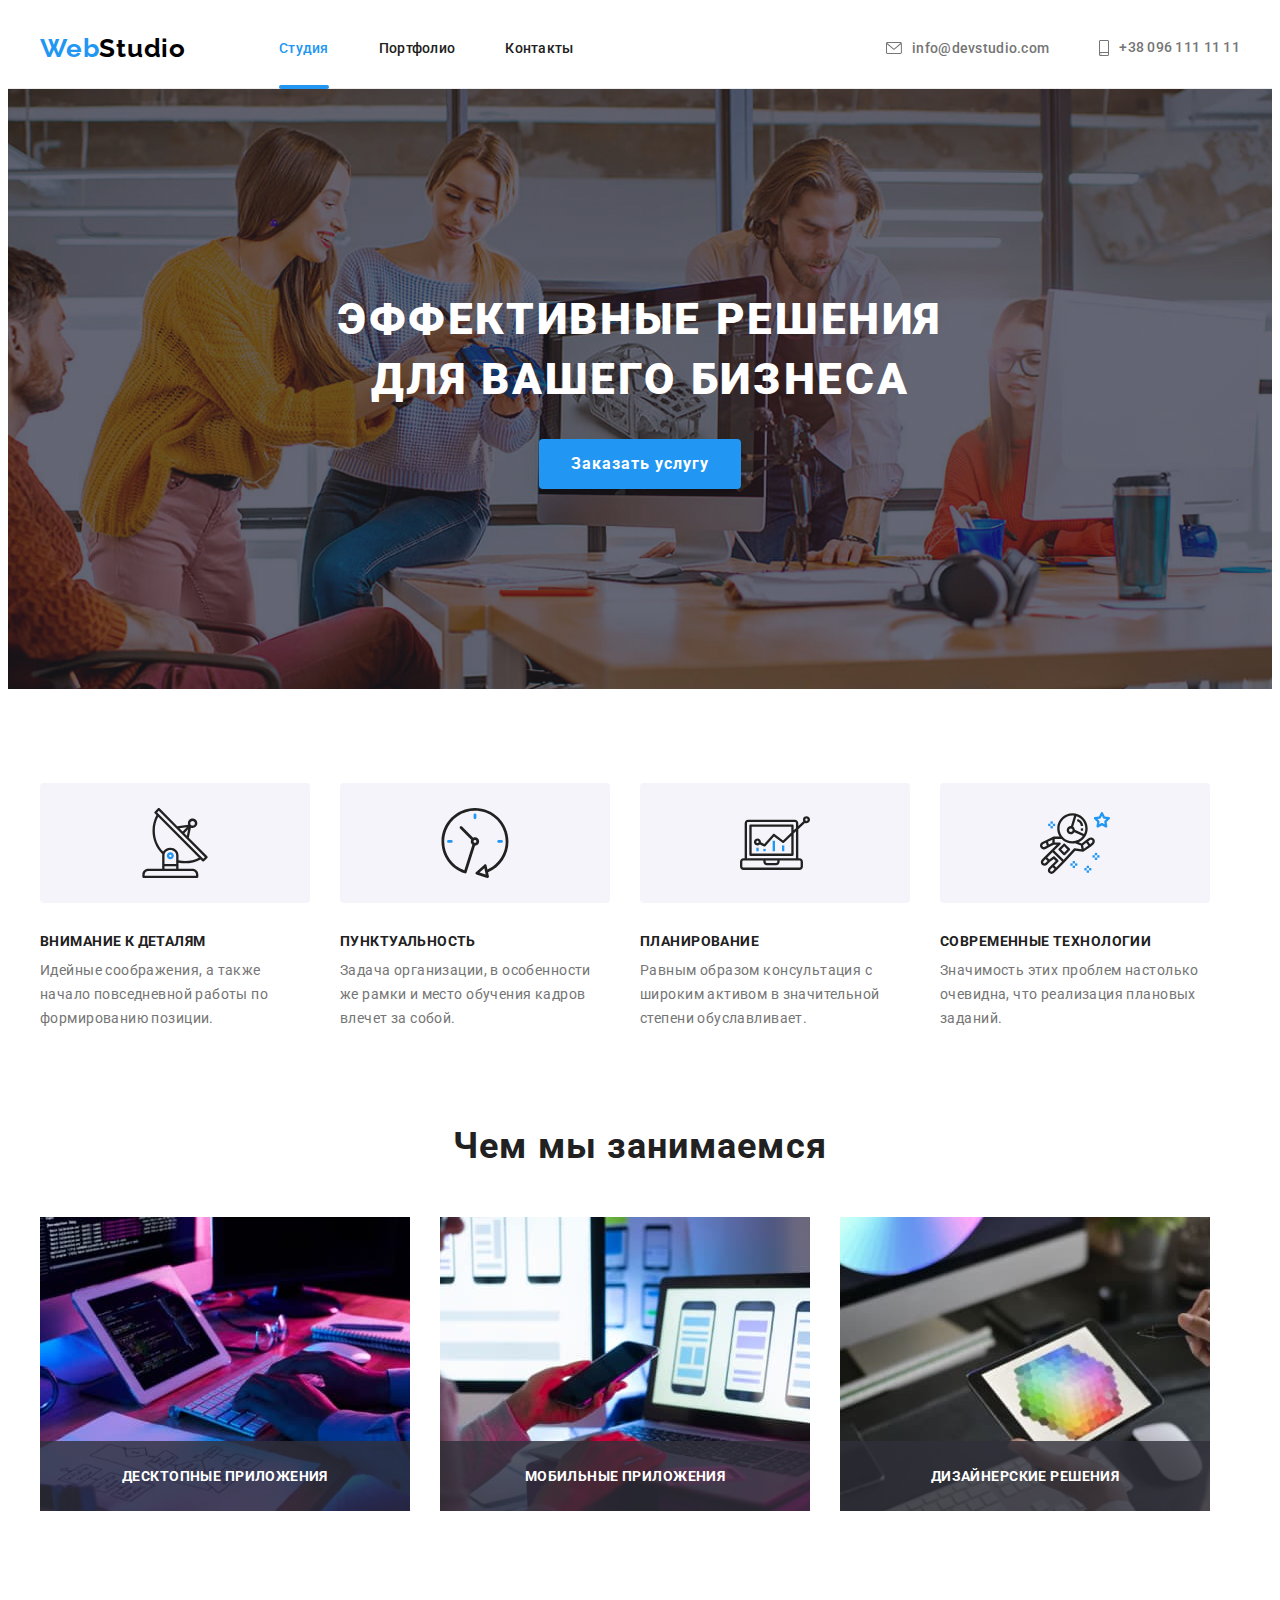
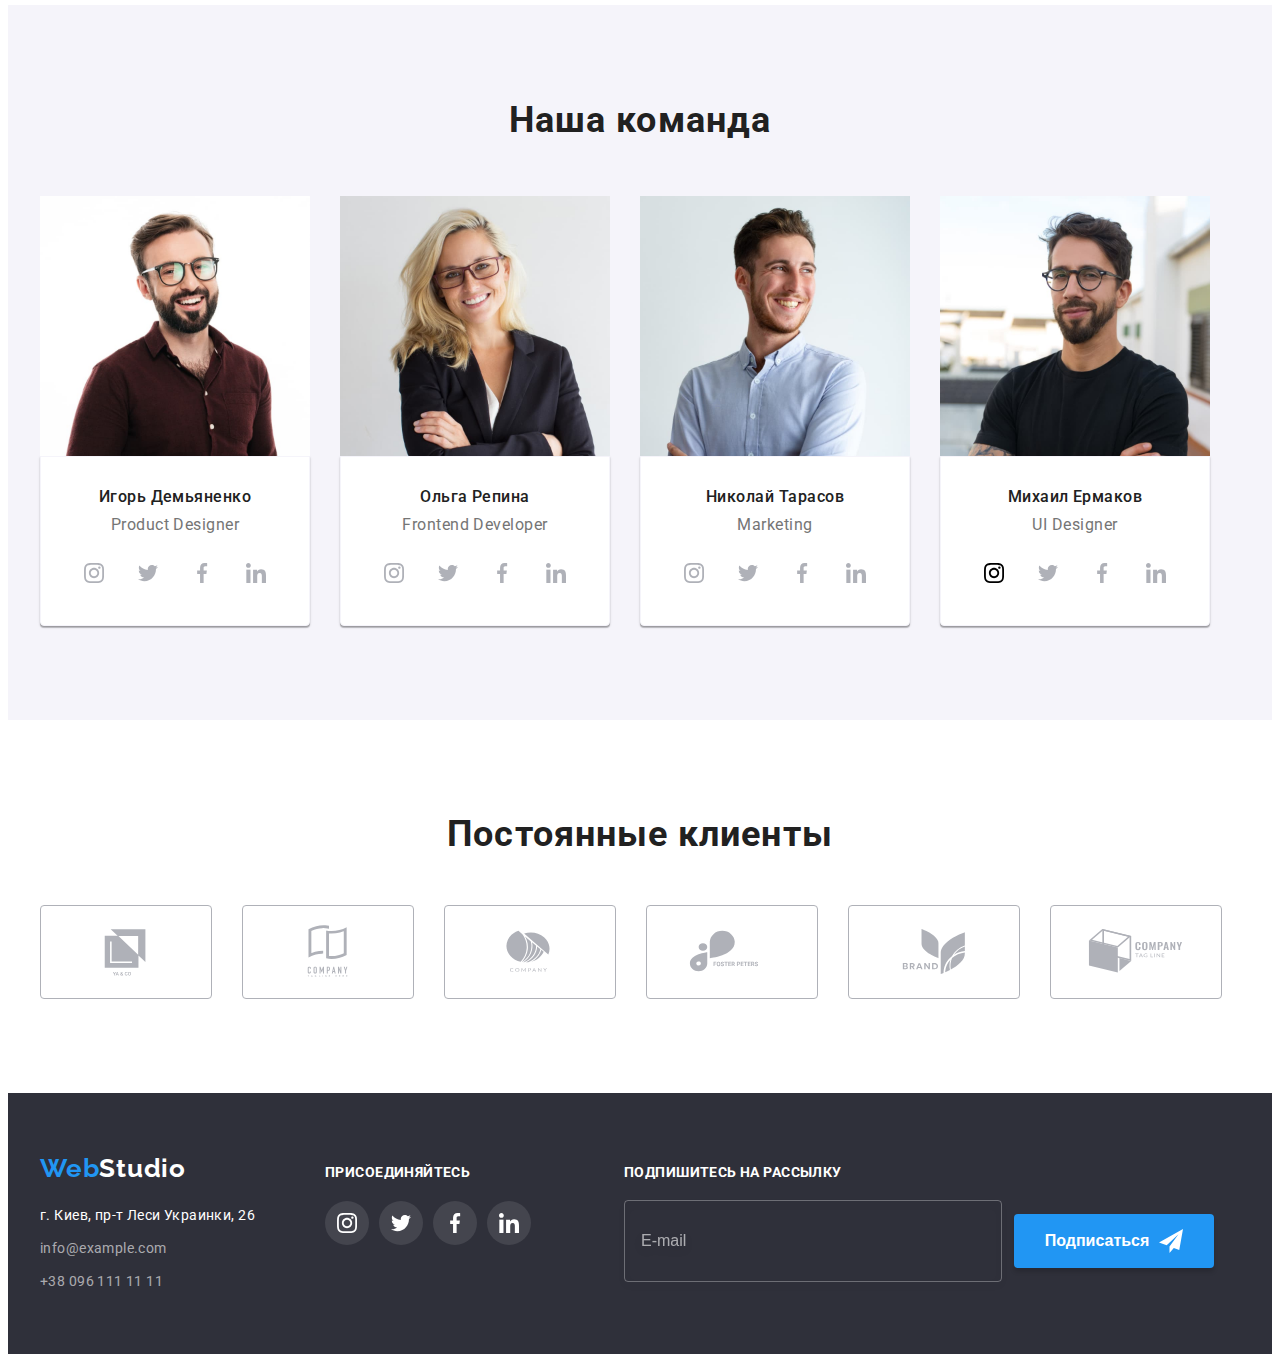
<file: index.html>
<!DOCTYPE html>
<html lang="ru">
  <head>
    <meta charset="UTF-8" />
    <meta http-equiv="X-UA-Compatible" content="IE=edge" />
    <meta name="viewport" content="width=device-width, initial-scale=1.0" />
    <title>Студия</title>
    <link
      rel="stylesheet"
      href="https://cdnjs.cloudflare.com/ajax/libs/modern-normalize/1.1.0/modern-normalize.min.css"
      integrity="sha512-wpPYUAdjBVSE4KJnH1VR1HeZfpl1ub8YT/NKx4PuQ5NmX2tKuGu6U/JRp5y+Y8XG2tV+wKQpNHVUX03MfMFn9Q=="
      crossorigin="anonymous"
      referrerpolicy="no-referrer"
    />
    <link rel="preconnect" href="https://fonts.googleapis.com" />
    <link rel="preconnect" href="https://fonts.gstatic.com" crossorigin />
    <link
      href="https://fonts.googleapis.com/css2?family=Raleway:wght@700&family=Roboto:wght@400;500;700;900&display=swap"
      rel="stylesheet"
    />
    <link rel="stylesheet" href="./css/main.min.css" />
  </head>
  <body>
    <!--шапка сайта-->
    <header class="header">
      <div class="container">
        <a class="header__logo link" href="./index.html" lang="en"
          >Web<span class="logo">Studio</span></a
        >
        <nav class="header__nav">
          <ul class="header-nav__list list">
            <li class="header__item">
              <a href="./index.html" class="header__link link active">Студия</a>
            </li>
            <li class="header__item">
              <a href="./portfolio.html" class="header__link link">Портфолио</a>
            </li>
            <li class="header__item">
              <a href="" class="header__link link">Контакты</a>
            </li>
          </ul>
        </nav>
        <ul class="header-contact__list list">
          <li class="header__mail">
            <a href="mailto:info@devstudio.com" class="header-mail__link link">
              <svg class="header-mail__icon" width="16" height="12">
                <use href="./images/sprite.svg#icon-envelope"></use>
              </svg>
              info@devstudio.com</a
            >
          </li>
          <li class="header__tel">
            <a href="tel:+380961111111" class="header-tel__link link">
              <svg class="header-tel__icon" width="10" height="16">
                <use href="./images/sprite.svg#icon-smartphone"></use>
              </svg>
              +38 096 111 11 11</a
            >
          </li>
        </ul>
      </div>
    </header>
    <main>
      <!--герой-->
      <section class="hero section">
        <div class="container">
          <h1 class="hero__title">Эффективные решения для вашего бизнеса</h1>
          <button type="button" class="hero-btn__text" data-modal-open>
            Заказать услугу
          </button>
        </div>
      </section>
      <!--преимущества-->
      <section class="preference section">
        <div class="container">
          <h2 class="visually-hidden">Наши преимущества</h2>
          <ul class="preference__list list">
            <li class="preference-item">
              <div class="preference-item__picture">
                <svg class="preference-item__icon" width="70" height="70">
                  <use href="images/sprite.svg#icon-antenna"></use>
                </svg>
              </div>
              <h3 class="preference-item__title">Внимание к деталям</h3>
              <p class="preference-text">
                Идейные соображения, а также начало повседневной работы по
                формированию позиции.
              </p>
            </li>
            <li class="preference-item">
              <div class="preference-item__picture">
                <svg class="preference-item__icon" width="70" height="70">
                  <use href="images/sprite.svg#icon-clock"></use>
                </svg>
              </div>
              <h3 class="preference-item__title">Пунктуальность</h3>
              <p class="preference-text">
                Задача организации, в особенности же рамки и место обучения
                кадров влечет за собой.
              </p>
            </li>
            <li class="preference-item">
              <div class="preference-item__picture">
                <svg class="preference-item__icon" width="70" height="70">
                  <use href="images/sprite.svg#icon-diagram"></use>
                </svg>
              </div>
              <h3 class="preference-item__title">Планирование</h3>
              <p class="preference-text">
                Равным образом консультация с широким активом в значительной
                степени обуславливает.
              </p>
            </li>
            <li class="preference-item">
              <div class="preference-item__picture">
                <svg class="preference-item__icon" width="70" height="70">
                  <use href="images/sprite.svg#icon-astronaut"></use>
                </svg>
              </div>
              <h3 class="preference-item__title">Современные технологии</h3>
              <p class="preference-text">
                Значимость этих проблем настолько очевидна, что реализация
                плановых заданий.
              </p>
            </li>
          </ul>
        </div>
      </section>
      <!--виды работ-->
      <section class="works section">
        <div class="container">
          <h2 class="works-title title-text">Чем мы занимаемся</h2>
          <ul class="works-list list">
            <li class="works-item">
              <img
                src="./images/img-1.jpg"
                alt="разработка сайтов"
                width="370"
                height="294"
              />
              <div class="work-item-wrap">
                <p class="work-item-text">Десктопные приложения</p>
              </div>
            </li>
            <li class="works-item">
              <img
                src="./images/img-2.jpg"
                alt="разработка мобтльных приложений"
                width="370"
                height="294"
              />
              <div class="work-item-wrap">
                <p class="work-item-text">Мобильные приложения</p>
              </div>
            </li>
            <li class="works-item">
              <img
                src="./images/img-3.jpg"
                alt="дизайн"
                width="370"
                height="294"
              />
              <div class="work-item-wrap">
                <p class="work-item-text">Дизайнерские решения</p>
              </div>
            </li>
          </ul>
        </div>
      </section>
      <!--сотрудники-->
      <section class="team section">
        <div class="container">
          <h2 class="team__title title-text">Наша команда</h2>
          <ul class="team__list list">
            <li class="team__item">
              <img
                src="./images/photo1.jpg"
                alt="фото Игоря Демьяненко"
                width="270"
                height="260"
              />
              <div class="team-wrapper">
                <h3 class="team-item__title">Игорь Демьяненко</h3>
                <p lang="en" class="team-item__text">Product Designer</p>
                <ul class="social-list list">
                  <li class="social-list__item">
                    <a href="" class="social-list__link">
                      <svg class="social-link__icon" width="20" height="20">
                        <use href="images/sprite.svg#icon-instagram"></use>
                      </svg>
                    </a>
                  </li>
                  <li class="social-list__item">
                    <a href="" class="social-list__link">
                      <svg class="social-link__icon" width="20" height="20">
                        <use href="images/sprite.svg#icon-twitter"></use>
                      </svg>
                    </a>
                  </li>
                  <li class="social-list__item">
                    <a href="" class="social-list__link">
                      <svg class="social-link__icon" width="20" height="20">
                        <use href="images/sprite.svg#icon-facebook"></use>
                      </svg>
                    </a>
                  </li>
                  <li class="social-list__item">
                    <a href="" class="social-list__link">
                      <svg class="social-link__icon" width="20" height="20">
                        <use href="images/sprite.svg#icon-linkedin"></use>
                      </svg>
                    </a>
                  </li>
                </ul>
              </div>
            </li>
            <li class="team__item">
              <img
                src="./images/photo2.jpg"
                alt="фото Ольги Репиной"
                width="270"
                height="260"
              />
              <div class="team-wrapper">
                <h3 class="team-item__title">Ольга Репина</h3>
                <p lang="en" class="team-item__text">Frontend Developer</p>
                <ul class="social-list list">
                  <li class="social-list__item">
                    <a href="" class="social-list__link">
                      <svg class="social-link__icon" width="20" height="20">
                        <use href="images/sprite.svg#icon-instagram"></use>
                      </svg>
                    </a>
                  </li>
                  <li class="social-list__item">
                    <a href="" class="social-list__link">
                      <svg class="social-link__icon" width="20" height="20">
                        <use href="images/sprite.svg#icon-twitter"></use>
                      </svg>
                    </a>
                  </li>
                  <li class="social-list__item">
                    <a href="" class="social-list__link">
                      <svg class="social-link__icon" width="20" height="20">
                        <use href="images/sprite.svg#icon-facebook"></use>
                      </svg>
                    </a>
                  </li>
                  <li class="social-list__item">
                    <a href="" class="social-list__link">
                      <svg class="social-link__icon" width="20" height="20">
                        <use href="images/sprite.svg#icon-linkedin"></use>
                      </svg>
                    </a>
                  </li>
                </ul>
              </div>
            </li>
            <li class="team__item">
              <img
                src="./images/photo3.jpg"
                alt="фото Николая Тарасова"
                width="270"
                height="260"
              />
              <div class="team-wrapper">
                <h3 class="team-item__title">Николай Тарасов</h3>
                <p lang="en" class="team-item__text">Marketing</p>
                <ul class="social-list list">
                  <li class="social-list__item">
                    <a href="" class="social-list__link">
                      <svg class="social-link__icon" width="20" height="20">
                        <use href="images/sprite.svg#icon-instagram"></use>
                      </svg>
                    </a>
                  </li>
                  <li class="social-list__item">
                    <a href="" class="social-list__link">
                      <svg class="social-link__icon" width="20" height="20">
                        <use href="images/sprite.svg#icon-twitter"></use>
                      </svg>
                    </a>
                  </li>
                  <li class="social-list__item">
                    <a href="" class="social-list__link">
                      <svg class="social-link__icon" width="20" height="20">
                        <use href="images/sprite.svg#icon-facebook"></use>
                      </svg>
                    </a>
                  </li>
                  <li class="social-list__item">
                    <a href="" class="social-list__link">
                      <svg class="social-link__icon" width="20" height="20">
                        <use href="images/sprite.svg#icon-linkedin"></use>
                      </svg>
                    </a>
                  </li>
                </ul>
              </div>
            </li>
            <li class="team__item">
              <img
                src="./images/photo4.jpg"
                alt="фото Михаила Ермаковв"
                width="270"
                height="260"
              />
              <div class="team-wrapper">
                <h3 class="team-item__title">Михаил Ермаков</h3>
                <p lang="en" class="team-item__text">UI Designer</p>
                <ul class="social-list list">
                  <li class="social-list__item">
                    <a href="" class="social-list__link">
                      <svg class="social-link-icon" width="20" height="20">
                        <use href="images/sprite.svg#icon-instagram"></use>
                      </svg>
                    </a>
                  </li>
                  <li class="social-list__item">
                    <a href="" class="social-list__link">
                      <svg class="social-link__icon" width="20" height="20">
                        <use href="images/sprite.svg#icon-twitter"></use>
                      </svg>
                    </a>
                  </li>
                  <li class="social-list__item">
                    <a href="" class="social-list__link">
                      <svg class="social-link__icon" width="20" height="20">
                        <use href="images/sprite.svg#icon-facebook"></use>
                      </svg>
                    </a>
                  </li>
                  <li class="social-list__item">
                    <a href="" class="social-list__link">
                      <svg class="social-link__icon" width="20" height="20">
                        <use href="images/sprite.svg#icon-linkedin"></use>
                      </svg>
                    </a>
                  </li>
                </ul>
              </div>
            </li>
          </ul>
        </div>
      </section>

      <!--------------постоянные клиенты-------------->
      <section class="section">
        <div class="container">
          <h2 class="clients__title title-text">Постоянные клиенты</h2>
          <ul class="clients-list list">
            <li class="clients-item">
              <a href="" class="client">
                <svg class="clients-icon" width="106" height="60">
                  <use href="./images/sprite.svg#icon-logo1"></use>
                </svg>
              </a>
            </li>
            <li class="clients-item">
              <a href="" class="client">
                <svg class="clients-icon" width="106" height="60">
                  <use href="./images/sprite.svg#icon-logo2"></use>
                </svg>
              </a>
            </li>
            <li class="clients-item">
              <a href="" class="client">
                <svg class="clients-icon" width="106" height="60">
                  <use href="./images/sprite.svg#icon-logo3"></use>
                </svg>
              </a>
            </li>
            <li class="clients-item">
              <a href="" class="client">
                <svg class="clients-icon" width="106" height="60">
                  <use href="./images/sprite.svg#icon-logo4"></use>
                </svg>
              </a>
            </li>
            <li class="clients-item">
              <a href="" class="client">
                <svg class="clients-icon" width="106" height="60">
                  <use href="./images/sprite.svg#icon-logo5"></use>
                </svg>
              </a>
            </li>
            <li class="clients-item">
              <a href="" class="client">
                <svg class="clients-icon" width="106" height="60">
                  <use href="./images/sprite.svg#icon-logo6"></use>
                </svg>
              </a>
            </li>
          </ul>
        </div>
      </section>
    </main>
    <!--подвал-->
    <footer class="footer section">
      <div class="container footer-container">
        <div class="footer-contacts">
          <a href="./index.html" lang="en" class="footer-logo-link link"
            >Web<span class="footer__logo">Studio</span></a
          >
          <address class="contacts">
            <ul class="contacts-list list">
              <li class="contacts-item">
                <a
                  href="https://bit.ly/3pXMvUd"
                  class="adress link"
                  target="_blank"
                  rel="noopener noreferrer nofollow"
                  >г. Киев, пр-т Леси Украинки, 26</a
                >
              </li>
              <li class="contacts-item">
                <a class="adress-item link" href="mailto:info@devstudio.com"
                  >info@example.com</a
                >
              </li>
              <li class="contacts-item">
                <a class="adress-item link" href="tel:+380961111111"
                  >+38 096 111 11 11</a
                >
              </li>
            </ul>
          </address>
        </div>
        <div class="footer-social">
          <h3 class="footer-social-title">Присоединяйтесь</h3>
          <ul class="footer-social-list list">
            <li class="footer-social-item">
              <a href="" class="footer-social-link">
                <svg class="footer-social-link-icon" width="20" height="20">
                  <use href="images/sprite.svg#icon-instagram"></use>
                </svg>
              </a>
            </li>
            <li class="footer-social-item">
              <a href="" class="footer-social-link">
                <svg class="footer-social-link-icon" width="20" height="20">
                  <use href="images/sprite.svg#icon-twitter"></use>
                </svg>
              </a>
            </li>
            <li class="footer-social-item">
              <a href="" class="footer-social-link">
                <svg class="footer-social-link-icon" width="20" height="20">
                  <use href="images/sprite.svg#icon-facebook"></use>
                </svg>
              </a>
            </li>
            <li class="footer-social-item">
              <a href="" class="footer-social-link">
                <svg class="footer-social-link-icon" width="20" height="20">
                  <use href="images/sprite.svg#icon-linkedin"></use>
                </svg>
              </a>
            </li>
          </ul>
        </div>
        <div class="subscribe">
          <h3 class="subscribe-title">Подпишитесь на рассылку</h3>
          <form class="subscribe-form">
            <input
              class="subscribe-mail"
              type="email"
              name="mail"
              placeholder="E-mail"
            />
            <button class="submit-btn" type="submit">
              Подписаться
              <svg class="submit-btn-icon" width="24" height="24">
                <use href="./images/sprite.svg#icon-icon-send"></use>
              </svg>
            </button>
          </form>
        </div>
      </div>
    </footer>
    <div class="backdrop is-hidden" data-modal>
      <div class="modal">
        <button type="button" class="modal-close-btn" data-modal-close>
          <svg class="modal-close-btn-icon" width="18" height="18">
            <use href="images/sprite.svg#icon-close-btn"></use>
          </svg>
          <script src="./js/modal.js"></script>
        </button>
        <form class="contact-form">
          <b class="modal-form-title"
            >Оставьте свои данные, мы вам перезвоним</b
          >
          <label class="contact-form-field">
            <span class="contact-form-field-name"> Имя</span>
            <span class="contact-form-input-wrap">
              <input
                class="contact-form-input"
                type="text"
                name="user-name"
                minlength="2"
              />
              <svg class="contact-form-input-icon" width="18" height="18">
                <use href="images/sprite.svg#icon-person-modal"></use>
              </svg>
            </span>
          </label>
          <label class="contact-form-field">
            <span class="contact-form-field-name"> Телефон</span>
            <span class="contact-form-input-wrap">
              <input
                class="contact-form-input"
                type="tel"
                name="user-phone-number"
                pattern="[0-9]{3}-[0-9]{3}-[0-9]{2}-[0-9]{2}"
                title="xxx-xxx-xx-xx"
              />
              <svg class="contact-form-input-icon" width="18" height="18">
                <use href="images/sprite.svg#icon-phone-modal"></use>
              </svg>
            </span>
          </label>
          <label class="contact-form-field">
            <span class="contact-form-field-name"> Почта</span>
            <span class="contact-form-input-wrap">
              <input class="contact-form-input" type="email" />
              <svg class="contact-form-input-icon" width="18" height="18">
                <use href="images/sprite.svg#icon-email-modal"></use>
              </svg>
            </span>
          </label>
          <label class="contact-form-comment-field">
            <span class="contact-form-field-name"> Комментарий</span>
            <textarea
              class="contact-form-comment"
              name="user-comment"
              placeholder="Введите текст"
            ></textarea>
          </label>
          <input
            class="contact-form-checkbox visually-hidden"
            type="checkbox"
            id="checkbox-policy"
            name="usere-policy"
            required
          />
          <label class="contact-form-checkbox-label" for="checkbox-policy"
            >Соглашаюсь с рассылкой и принимаю&nbsp;
            <a class="contact-form-checkbox-link" href=""
              >Условия договора</a
            ></label
          >
          <button class="contact-form-btn" type="submit">Отправить</button>
        </form>
      </div>
    </div>
  </body>
</html>
</file>
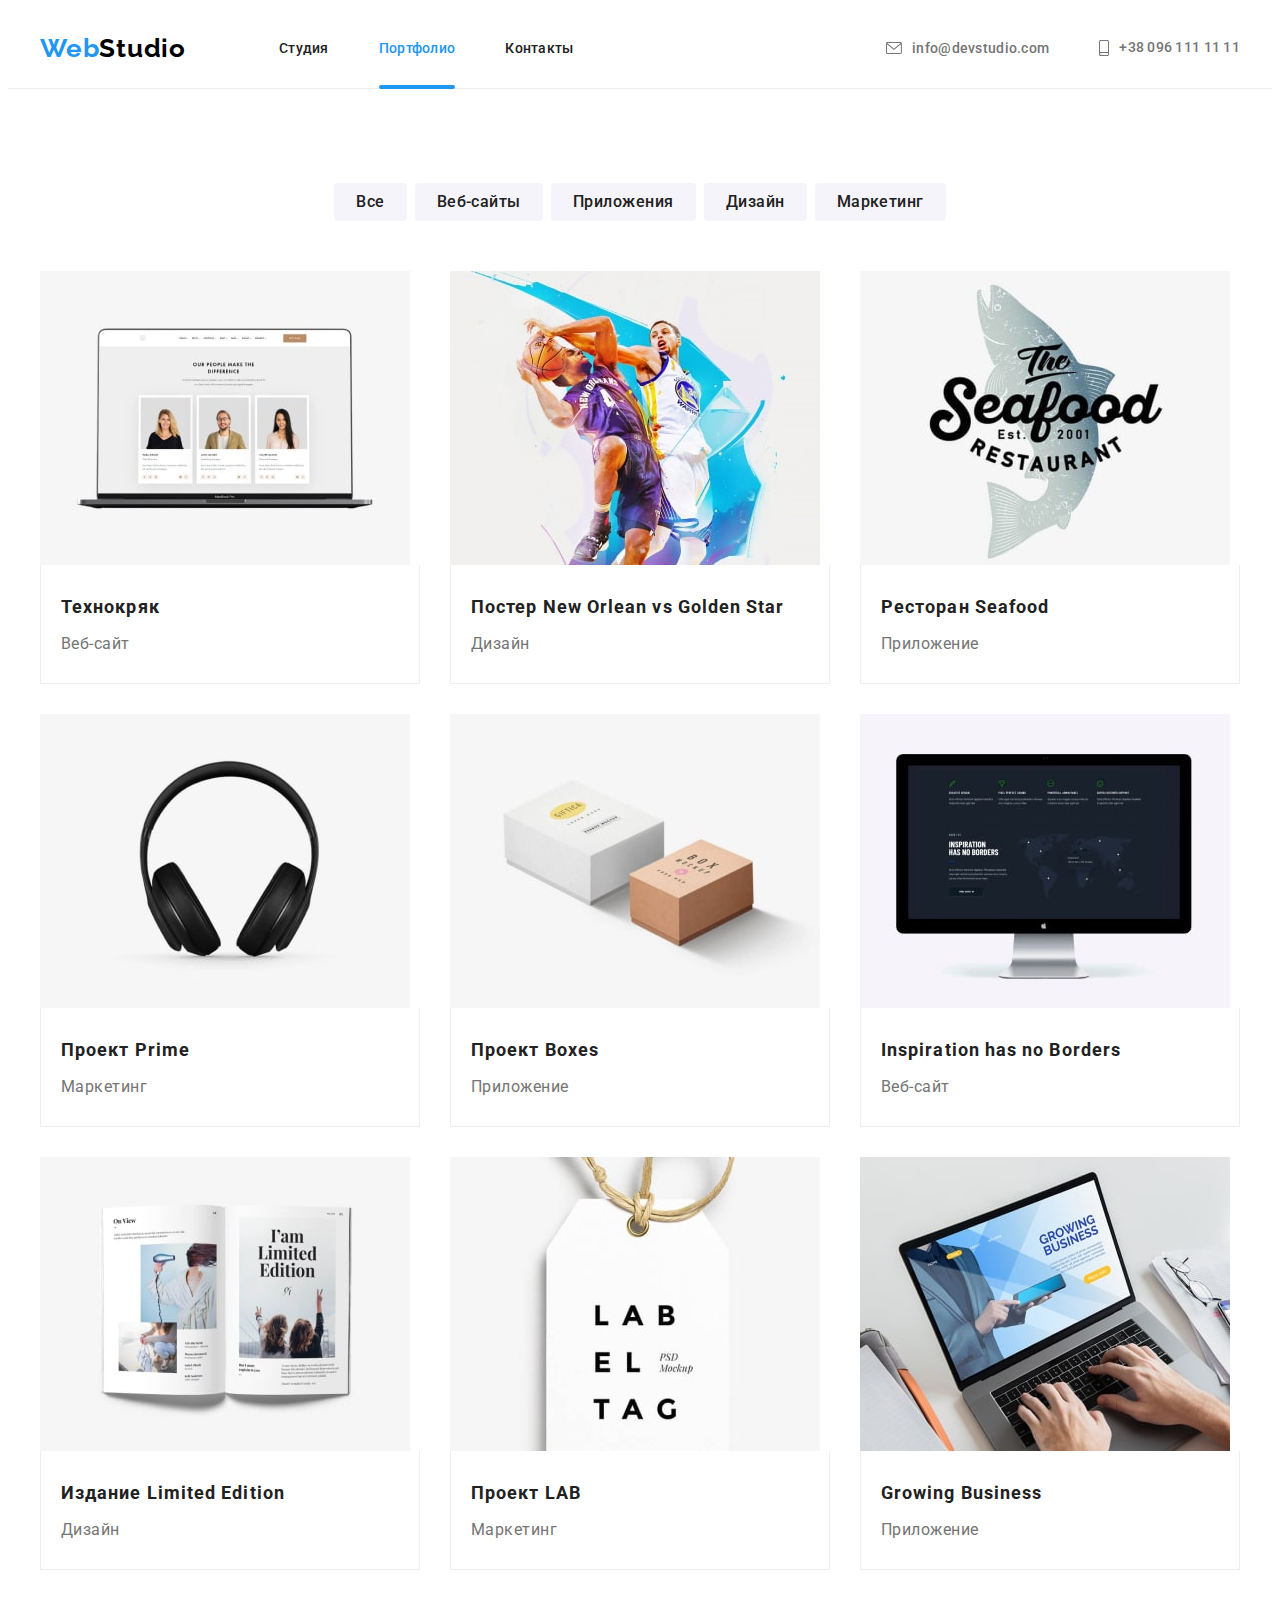
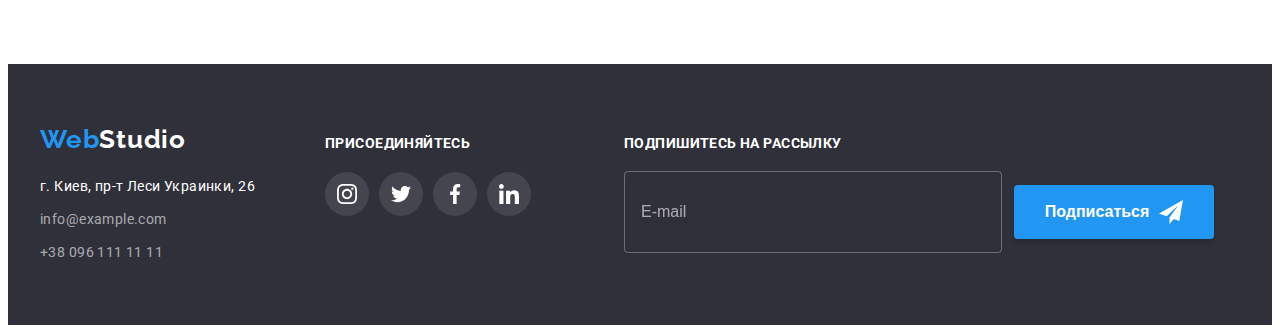
<file: portfolio.html>
<!DOCTYPE html>
<html lang="ru">
  <head>
    <meta charset="UTF-8" />
    <meta http-equiv="X-UA-Compatible" content="IE=edge" />
    <meta name="viewport" content="width=device-width, initial-scale=1.0" />
    <title>Студия</title>
    <link
      rel="stylesheet"
      href="https://cdnjs.cloudflare.com/ajax/libs/modern-normalize/1.1.0/modern-normalize.min.css"
      integrity="sha512-wpPYUAdjBVSE4KJnH1VR1HeZfpl1ub8YT/NKx4PuQ5NmX2tKuGu6U/JRp5y+Y8XG2tV+wKQpNHVUX03MfMFn9Q=="
      crossorigin="anonymous"
      referrerpolicy="no-referrer"
    />
    <link rel="preconnect" href="https://fonts.googleapis.com" />
    <link rel="preconnect" href="https://fonts.gstatic.com" crossorigin />
    <link
      href="https://fonts.googleapis.com/css2?family=Raleway:wght@700&family=Roboto:wght@400;500;700;900&display=swap"
      rel="stylesheet"
    />
        <link rel="stylesheet" href="./css/main.min.css" />
  </head>
  <body>
    <!--шапка сайта-->
     <header class="header">
      <div class="container">
        <a class="header__logo link" href="./index.html" lang="en"
          >Web<span class="logo">Studio</span></a
        >
        <nav class="header__nav">
          <ul class="header-nav__list list">
            <li class="header__item">
              <a href="./index.html" class="header__link link">Студия</a>
            </li>
            <li class="header__item">
              <a href="./portfolio.html" class="header__link link active">Портфолио</a>
            </li>
            <li class="header__item">
              <a href="" class="header__link link">Контакты</a>
            </li>
          </ul>
        </nav>
        <ul class="header-contact__list list">
          <li class="header__mail">
            <a href="mailto:info@devstudio.com" class="header-mail__link link">
              <svg class="header-mail__icon" width="16" height="12">
                <use href="./images/sprite.svg#icon-envelope"></use>
              </svg>
              info@devstudio.com</a
            >
          </li>
          <li class="header__tel">
            <a href="tel:+380961111111" class="header-tel__link link">
              <svg class="header-tel__icon" width="10" height="16">
                <use href="./images/sprite.svg#icon-smartphone"></use>
              </svg>
              +38 096 111 11 11</a
            >
          </li>
        </ul>
      </div>
    </header>
    
      <!--герой-->
    <main>
    <section class="projects section">
     <div class="container">  
    <h1 class="projects-title visually-hidden">Примеры работ</h1>
        <ul class="filters-list list">
            <li class="filters-item"><button type="button" class="filters-btn">Все</button></li>
            <li class="filters-item"><button type="button" class="filters-btn">Веб-сайты</button></li>
            <li class="filters-item"><button type="button" class="filters-btn">Приложения</button></li>
            <li class="filters-item"><button type="button" class="filters-btn">Дизайн</button></li>
            <li class="filters-item"><button type="button" class="filters-btn">Маркетинг</button></li>
        </ul>
       <ul class="projects-list list">
      <li class="projects-items">
        
        <a href="" class="project-link link">
          <div class="project-link-wrap">
         <img src="./images/portfolio-img1-min.jpg" alt="открыфтый ноутбук с тремя фотографиями на экране" width="370"/>
       <p class="project-link-text">Ресурс предлагает комплексные предложения с разным уровнем функционала и сервисов. Все это позволит посетителю получить исчерпывающие сведения о компании или частном лице.</p>
        </div>
        <div class="project-text-wraper">
        <h2 class="projects-item-title">Технокряк</h2>
        <p class="projects-item-text">Веб-сайт</p></div>
        </a>
      </li>
      <li class="projects-items">
        
        <a href="" class="project-link link"> 
          <div class="project-link-wrap">
        <img src="./images/portfolio-img2-min.jpg" alt="два баскетболиста в игре" width="370"/>
             <p class="project-link-text">Ресурс предлагает комплексные предложения с разным уровнем функционала и сервисов. Все это позволит посетителю получить исчерпывающие сведения о компании или частном лице.</p>
      </div>
        <div class="project-text-wraper">
        <h2 class="projects-item-title">Постер New Orlean vs Golden Star</h2>
        <p class="projects-item-text">Дизайн</p></div></a>
      </li>
      <li class="projects-items">
        
      <a href="" class="project-link link"> 
        <div class="project-link-wrap">
        <img src="./images/portfolio-img3-min.jpg" alt="логотип рыбного ресторана" width="370"/>
               <p class="project-link-text">Ресурс предлагает комплексные предложения с разным уровнем функционала и сервисов. Все это позволит посетителю получить исчерпывающие сведения о компании или частном лице.</p>
</div>
        <div class="project-text-wraper">
        <h2 class="projects-item-title">Ресторан Seafood</h2>
        <p class="projects-item-text">Приложение</p></div>
      </a></li>
      <li class="projects-items">
        
        <a href="" class="project-link link">
          <div class="project-link-wrap">
        <img src="./images/portfolio-img4-min.jpg" alt="наушники" width="370"/>
               <p class="project-link-text">Ресурс предлагает комплексные предложения с разным уровнем функционала и сервисов. Все это позволит посетителю получить исчерпывающие сведения о компании или частном лице.</p>
</div>
        <div class="project-text-wraper"><h2 class="projects-item-title">Проект Prime</h2>
        <p class="projects-item-text">Маркетинг</p></div>
      </a></li>
      <li class="projects-items">
        <a href="" class="project-link link">
          <div class="project-link-wrap">
        <img src="./images/portfolio-img5-min.jpg" alt="две коробки" width="370"/>
               <p class="project-link-text">Ресурс предлагает комплексные предложения с разным уровнем функционала и сервисов. Все это позволит посетителю получить исчерпывающие сведения о компании или частном лице.</p>
</div>
        <div class="project-text-wraper">
        <h2 class="projects-item-title">Проект Boxes</h2>
        <p class="projects-item-text">Приложение</p></div>
      </li></a>
      <li class="projects-items">
<a href="" class="project-link link">
        <div class="project-link-wrap">
        <img src="./images/portfolio-img6-min.jpg" alt="монитор с изображением сайта" width="370"/>
               <p class="project-link-text">Ресурс предлагает комплексные предложения с разным уровнем функционала и сервисов. Все это позволит посетителю получить исчерпывающие сведения о компании или частном лице.</p>
</div>
       <div class="project-text-wraper">
        <h2 class="projects-item-title">Inspiration has no Borders</h2>
        <p class="projects-item-text">Веб-сайт</p></div>
      </a>
    </li>
      <li class="projects-items"><a href="" class="project-link link"> 
        <div class="project-link-wrap">
        <img src="./images/portfolio-img7-min.jpg" alt="открытый журнала" width="370"/>
               <p class="project-link-text">Ресурс предлагает комплексные предложения с разным уровнем функционала и сервисов. Все это позволит посетителю получить исчерпывающие сведения о компании или частном лице.</p>
</div>
        <div class="project-text-wraper">
        <h2 class="projects-item-title">Издание Limited Edition</h2>
        <p class="projects-item-text">Дизайн</p></div>
      </a></li>
     <li class="projects-items">
       <a href="" class="project-link link">
         <div class="project-link-wrap">
        <img src="./images/portfolio-img8-min.jpg" alt="белый тег на веревочке" width="370"/>
         <p class="project-link-text">Ресурс предлагает комплексные предложения с разным уровнем функционала и сервисов. Все это позволит посетителю получить исчерпывающие сведения о компании или частном лице.</p>
</div>
        <div class="project-text-wraper">
        <h2 class="projects-item-title">Проект LAB</h2>
        <p class="projects-item-text">Маркетинг</p></div>
      </a></li>
      <li class="projects-items">
        <a href="" class="project-link link">
        <div class="project-link-wrap">
        <img src="./images/portfolio-img9-min.jpg" alt="две руки печатающие на ноутбуке" width="370"/>
               <p class="project-link-text">Ресурс предлагает комплексные предложения с разным уровнем функционала и сервисов. Все это позволит посетителю получить исчерпывающие сведения о компании или частном лице.</p>
</div>
        <div class="project-text-wraper">
        <h2 class="projects-item-title">Growing Business</h2>
        <p class="projects-item-text">Приложение</p></div>
      </a></li>
    </ul></div>
</section></main>
    <!--подвал-->
    <footer class="footer section">
      
      <div class="container footer-container">
       
        <div class="footer-contacts">
        <a href="./index.html" lang="en" class="footer-logo-link link"
          >Web<span class="footer__logo">Studio</span></a
        >
        <address class="contacts">
          <ul class="contacts-list list">
            <li class="contacts-item">
              <a
                href="https://bit.ly/3pXMvUd"
                class="adress link"
                target="_blank"
                rel="noopener noreferrer nofollow"
                >г. Киев, пр-т Леси Украинки, 26</a
              >
            </li>
            <li class="contacts-item">
              <a class="adress-item link" href="mailto:info@devstudio.com"
                >info@example.com</a
              >
            </li>
            <li class="contacts-item">
              <a class="adress-item link" href="tel:+380961111111"
                >+38 096 111 11 11</a
              >
            </li>
          </ul>
        </address>
        </div>
        <div class="footer-social">
          <h3 class="footer-social-title">Присоединяйтесь</h3>
          <ul class="footer-social-list list">
            <li class="footer-social-item">
              <a href="" class="footer-social-link">
                      <svg class="footer-social-link-icon" width="20" height="20">
                        <use href="images/sprite.svg#icon-instagram"></use>
                      </svg>
                    </a>
            </li>
            <li class="footer-social-item">
              <a href="" class="footer-social-link">
                      <svg class="footer-social-link-icon" width="20" height="20">
                        <use href="images/sprite.svg#icon-twitter"></use>
                      </svg>
                    </a>
            </li>
            <li class="footer-social-item">
              <a href="" class="footer-social-link">
                      <svg class="footer-social-link-icon" width="20" height="20">
                        <use href="images/sprite.svg#icon-facebook"></use>
                      </svg>
                    </a>
            </li>
            <li class="footer-social-item">
              <a href="" class="footer-social-link">
                      <svg class="footer-social-link-icon" width="20" height="20">
                        <use href="images/sprite.svg#icon-linkedin"></use>
                      </svg>
                    </a>
            </li>
          </ul>
        </div>
        <div class="subscribe">
<h3 class="subscribe-title">Подпишитесь на рассылку</h3>
<form class="subscribe-form">
  <input class="subscribe-mail" type="email" name="mail" placeholder="E-mail">
  <button class="submit-btn" type="submit">Подписаться
    <svg class="submit-btn-icon" width="24" height="24">
      <use href="./images/sprite.svg#icon-icon-send"></use>
    </svg>
  </button>
</form>        
</div>
    </footer>
  </body>
</html>
</file>
<file: css/main.min.css>
:root{--header-color: #757575;--main-title-color: #ffffff;--title-color: #212121;--main-text-color: #757575;--accent-color: #2196f3;--btn-color: #212121;--tipical-margin: 30px;--transition-duration: 250ms;--transition-timing-function: cubic-bezier(0.4, 0, 0.2, 1)}.visually-hidden{position:absolute;width:1px;height:1px;margin:-1px;border:0;padding:0;white-space:nowrap;clip-path:inset(100%);clip:rect(0 0 0 0);overflow:hidden}.submit-btn,.modal-close-btn,.header-tel__link,.preference-item__picture,.client,.footer-social-link{display:flex;align-items:center;justify-content:center}body{font-family:"Roboto",Arial,sans-serif}p,h1,h2,h3,h4,h5,h6{margin:0}ul,ol{padding:0;margin:0}button{cursor:pointer}img{display:block}.list{list-style:none;display:flex}.title-text{font-size:36px;font-weight:700;line-height:1.16667;text-align:center;letter-spacing:0.03em}.container{width:1200px;padding-left:15px;padding-right:15px;margin-left:auto;margin-right:auto}.section{padding-top:94px;padding-bottom:94px}.link{text-decoration:none}.link.active{color:var(--accent-color)}.link.active::before{position:absolute;left:0;bottom:-1px;width:100%;content:"";height:4px;background-color:var(--accent-color);border-radius:2px;display:block}.logo{font-family:"Raleway",Arial,sans-serif;font-size:26px;font-weight:700;line-height:1.19231;letter-spacing:0.03em;color:#000000}.header__logo{font-family:"Raleway",Arial,sans-serif;font-size:26px;font-weight:700;line-height:1.19231;letter-spacing:0.03em;color:var(--accent-color);margin-right:93px}.footer-logo-link{display:inline-block;margin-bottom:20px;font-family:"Raleway",Arial,sans-serif;font-style:normal;font-size:26px;font-weight:700;line-height:1.19231;letter-spacing:0.03em;color:var(--accent-color)}.footer__logo{color:#ffffff}.social-list__link{transition:background-color var(--transition-duration) var(--transition-timing-function);display:flex;align-items:center;justify-content:center;width:44px;height:44px;border-radius:50%;background-color:transparent}.social-list__link:hover,.social-list__link:focus{background-color:var(--accent-color)}.social-list{display:flex;justify-content:center}.social-list__item:not(:last-child){margin-right:10px}.social-link__icon{transition:fill var(--transition-duration) var(--transition-timing-function);fill:#afb1b8}.social-list__link:hover .social-link__icon,.social-list__link:focus .social-link__icon{fill:var(--main-title-color)}.subscribe-title{font-weight:700;font-size:14px;line-height:1, 14;letter-spacing:0.03em;text-transform:uppercase;color:var(--main-title-color);margin-left:93px;margin-bottom:20px}.subscribe-mail{width:358px;height:50px;border:1px solid rgba(255,255,255,0.3);filter:drop-shadow(0px 4px 4px rgba(0,0,0,0.15));border-radius:4px;background-color:transparent;color:var(--main-title-color);padding-left:16px;padding-top:15px;padding-bottom:15px;transition:border-color var(--transition-duration) var(--transition-timing-function)}.subscribe-mail:focus{outline:none;border-color:var(--accent-color)}.subscribe-mail::placeholder{font-size:16px;line-height:20px;color:rgba(255,255,255,0.6)}.submit-btn{background-color:var(--accent-color);box-shadow:0px 4px 4px rgba(0,0,0,0.15);border-radius:4px;margin-left:12px;padding-top:10px;padding-bottom:10px;min-width:200px;font-size:16px;font-weight:700;line-height:1.875;color:var(--main-title-color);border-color:transparent;cursor:pointer}.subscribe-form{display:flex;align-items:center;margin-left:93px}.submit-btn-icon{fill:var(--main-title-color);margin-left:10px}.backdrop{position:fixed;top:0%;left:0%;bottom:0%;right:0%;background-color:rgba(0,0,0,0.2);transition:opacity var(--transition-duration) var(--transition-timing-function),visibility var(--transition-duration) var(--transition-timing-function)}.backdrop.is-hidden{opacity:0;visibility:hidden;pointer-events:none}.modal{position:absolute;left:50%;top:50%;transform:translate(-50%, -50%);width:528px;height:581px;background-color:var(--main-title-color);border-radius:4px;padding:40px}.modal-close-btn{position:absolute;top:8px;right:8px;width:30px;height:30px;border-radius:50%;border:1px solid rgba(0,0,0,0.1);background-color:transparent;cursor:pointer;padding:0}.modal-close-btn-icon{fill:#000000;transition:fill var(--transition-duration) var(--transition-timing-function)}.modal-close-btn:hover .modal-close-btn-icon,.modal-close-btn:focus .modal-close-btn-icon{fill:var(--accent-color)}.modal-form-title{font-weight:700;font-size:20px;line-height:1.15;text-align:center;letter-spacing:0.03em;color:var(--btn-color);margin-bottom:12px}.contact-form{display:flex;flex-direction:column}.contact-form-input{width:100%;height:40px;padding-left:42px;border:1px solid rgba(33,33,33,0.2);border-radius:4px;transition:border-color var(--transition-duration) var(--transition-timing-function)}.contact-form-input:focus{border-color:var(--accent-color);outline:none}.contact-form-field{font-size:12px;line-height:1.16;letter-spacing:0.01em;color:var(--header-color);display:block}.contact-form-field:not(:last-child){margin-bottom:10px}.contact-form-field-name{font-size:12px;line-height:1.16;letter-spacing:0.01em;color:var(--main-text-color);display:block}.contact-form-input-icon{position:absolute;top:50%;left:12px;transform:translateY(-50%);fill:var(--btn-color);transition:fill var(--transition-duration) var(--transition-timing-function)}.contact-form-input:focus+.contact-form-input-icon{fill:var(--accent-color)}.contact-form-input-wrap{position:relative;display:block;margin-top:4px}.contact-form-comment{display:block;width:100%;height:120px;margin-top:4px;padding:12px 16px;font-size:14px;line-height:1.14;letter-spacing:0.01em;resize:none;border:1px solid rgba(33,33,33,0.2);border-radius:4px;transition:border-color var(--transition-duration) var(--transition-timing-function)}.contact-form-comment::placeholder{color:rgba(117,117,117,0.5);font-size:14px;line-height:1.14;letter-spacing:0.01em}.contact-form-comment:focus{border-color:var(--accent-color);outline:none}.contact-form-checkbox-label{display:flex;align-items:center;font-size:14px;line-height:1.71;letter-spacing:0.03em;color:var(--main-text-color);margin-top:20px;margin-left:12px}.contact-form-checkbox-label::before{content:"";display:block;margin-right:7px;height:15px;width:16px;border:1px solid var(--btn-color);cursor:pointer}.contact-form-checkbox:checked+.contact-form-checkbox-label::before{background-color:var(--accent-color);background-image:url(../images/icon-check.svg);background-position:center;border-color:transparent}.contact-form-checkbox:focus+.contact-form-checkbox-label::before{border:2px solid var(--accent-color)}.contact-form-checkbox-link{color:var(--accent-color)}.contact-form-btn{color:var(--main-title-color);background-color:var(--accent-color);box-shadow:0px 4px 4px rgba(0,0,0,0.25);font-size:16px;font-weight:700;line-height:1.875;text-align:center;letter-spacing:0.06em;cursor:pointer;border-radius:4px;border:none;min-width:200px;padding-top:10px;padding-bottom:10px;align-self:center;margin-top:var(--tipical-margin);transition:background-color var(--transition-duration) var(--transition-timing-function)}.contact-form-btn:hover,.contact-form-btn:focus{background-color:#188ce8}.header{border-bottom:1px solid #ececec}.header .container{display:flex;align-items:center}.header__link{display:block;font-size:14px;font-weight:500;line-height:1.14286;letter-spacing:0.02em;color:var(--title-color);padding:32px 0;transition:color var(--transition-duration) var(--transition-timing-function)}.header__link:hover,.header__link:focus{color:var(--accent-color)}.header__nav{display:flex;align-items:center}.header__item{display:block;position:relative}.header__item:not(:last-child){margin-right:50px}.header-tel__link{transition:color var(--transition-duration) var(--transition-timing-function);font-weight:500;font-size:14px;line-height:1.14;letter-spacing:0.02em;color:var(--header-color)}.header-tel__link:hover,.header-tel__link:focus{color:var(--accent-color)}.header-mail__link{transition:color var(--transition-duration) var(--transition-timing-function);display:flex;align-items:center;justify-content:center;font-size:14px;font-weight:500;line-height:1.14286;letter-spacing:0.02em;color:var(--header-color);margin-left:auto}.header-mail__link:hover,.header-mail__link:focus{color:var(--accent-color)}.header__mail{margin-right:50px}.header-contact__list{margin-left:auto}.header-mail__icon{transition:fill var(--transition-duration) var(--transition-timing-function);margin-right:10px;fill:var(--main-text-color)}.header-mail__link:focus .header-mail__icon,.header-mail__link:hover .header-mail__icon{fill:var(--accent-color)}.header-tel__icon{transition:fill var(--transition-duration) var(--transition-timing-function);margin-right:10px;fill:var(--main-text-color)}.header-tel__link:focus .header-tel__icon,.header-tel__link:hover .header-tel__icon{fill:var(--accent-color)}.hero{background-image:linear-gradient(rgba(47,48,58,0.4), rgba(47,48,58,0.4)),url("../images/hero-photo.jpg");background-size:cover;background-color:#2f303a;background-position:center;text-align:center;padding:200px 0 200px 0;margin:auto;max-width:1600px;background-position:50% 50%}.hero__title{font-size:44px;font-weight:900;line-height:1.36364;text-align:center;letter-spacing:0.06em;text-transform:uppercase;color:var(--main-title-color);margin-bottom:var(--tipical-margin);max-width:696px;margin-left:auto;margin-right:auto}.hero-btn__text{transition:background-color var(--transition-duration) var(--transition-timing-function);display:inline-block;padding:10px 32px;min-width:200px;font-family:inherit;font-weight:700;font-size:16px;line-height:1.87;text-align:center;letter-spacing:0.06em;box-shadow:0px 4px 4px rgba(0,0,0,0.15);border-radius:4px;border:none;color:#ffffff;background-color:var(--accent-color)}.hero-btn__text:hover,.hero-btn__text:focus{background-color:#188ce8}.preference{padding-bottom:0}.preference__list{display:flex;justify-content:space-between}.preference-item__picture{width:270px;height:120px;background-color:#f5f4fa;border-radius:4px;margin-bottom:var(--tipical-margin)}.preference-item:not(:last-child){margin-right:var(--tipical-margin);max-width:270px}.preference-item__title{font-size:14px;font-weight:700;line-height:1.14286;letter-spacing:0.03em;text-transform:uppercase;color:var(--title-color);margin-bottom:10px}.preference-text{font-size:14px;line-height:1.71;letter-spacing:0.03em;color:var(--main-text-color)}.works-title{color:var(--title-color);margin-bottom:50px}.works-item{position:relative}.works-item:not(:nth-child(3n)){margin-right:var(--tipical-margin)}.work-item-text{font-size:14px;font-weight:700;line-height:1.14286;text-align:center;letter-spacing:0.03em;text-transform:uppercase;color:var(--main-title-color)}.work-item-wrap{background-color:rgba(47,48,58,0.8);padding-top:27px;padding-bottom:27px;position:absolute;bottom:0;width:100%}.team{background:#f5f4fa}.team__list{display:flex}.team__title{color:var(--title-color);margin-bottom:55px}.team__item:not(:nth-child(4n)){margin-right:var(--tipical-margin)}.team-item__title{font-size:16px;font-weight:500;line-height:1.1875;text-align:center;letter-spacing:0.03em;color:var(--title-color);margin-bottom:10px}.team-item__text{font-size:16px;line-height:1.18;text-align:center;letter-spacing:0.03em;color:var(--main-text-color);margin-bottom:16px}.team-wrapper{background-color:#fff;border:1px solid #f5f4fa;padding:var(--tipical-margin);box-shadow:0px 1px 3px rgba(0,0,0,0.12),0px 1px 1px rgba(0,0,0,0.14),0px 2px 1px rgba(0,0,0,0.2);border-radius:0px 0px 4px 4px}.clients__title{font-size:36px;line-height:1.16;text-align:center;letter-spacing:0.03em;margin-bottom:50px;color:var(--title-color)}.client{transition:border-color var(--transition-duration) var(--transition-timing-function);width:170px;height:92px;border:1px solid #afb1b8;border-radius:4px}.client:hover,.client:focus{border-color:var(--accent-color)}.clients-icon{transition:fill var(--transition-duration) var(--transition-timing-function);fill:#afb1b8}.client:hover .clients-icon,.client:focus .clients-icon{fill:var(--accent-color)}.clients-item:not(:last-child){margin-right:var(--tipical-margin)}.footer{background-color:#2f303a;padding:60px 0}.contacts{font-style:normal}.contacts-list{display:inline-block}.footer-contacts{display:block;margin-right:70px}.adress-item{transition:color var(--transition-duration) var(--transition-timing-function);font-style:normal;font-size:14px;line-height:1.71;letter-spacing:0.03em;color:rgba(255,255,255,0.6)}.contacts-item:not(:last-child){margin-bottom:9px}.adress-item:hover,.adress-item:focus{color:#ffffff}.adress{font-style:normal;font-size:14px;line-height:1.71;letter-spacing:0.03em;color:#ffffff}.footer-social{display:block}.footer-social-list{display:flex;align-items:center;justify-content:center}.footer-social-title{font-size:14px;line-height:1.14;letter-spacing:0.03em;text-transform:uppercase;color:var(--main-title-color);margin-bottom:20px}.footer-social-link-icon{fill:var(--main-title-color)}.footer-social-link{transition:background-color var(--transition-duration) var(--transition-timing-function);width:44px;height:44px;border-radius:50%;background-color:rgba(255,255,255,0.1)}.footer-social-link:hover,.footer-social-link:focus{background-color:var(--accent-color)}.footer-container{display:flex;align-items:baseline}.footer-social-item:not(:last-child){margin-right:10px}.filters-btn{transition:color var(--transition-duration) var(--transition-timing-function),background-color var(--transition-duration) var(--transition-timing-function),box-shadow var(--transition-duration) var(--transition-timing-function);font-family:inherit;font-size:16px;font-weight:500;line-height:1.625;text-align:center;letter-spacing:0.03em;cursor:pointer;border-radius:4px;border:none;color:var(--btn-color);background-color:#f5f4fa;text-align:center;padding:6px 22px}.filters-btn:hover,.filters-btn:focus{color:#ffffff;background-color:var(--accent-color);box-shadow:0px 4px 4px rgba(0,0,0,0.25)}.filters-item:not(:last-child){margin-right:8px}.filters-list{margin-bottom:50px;align-items:center;justify-content:center}.projects-item-title{font-size:18px;font-weight:700;line-height:2;letter-spacing:0.06em;color:var(--title-color);margin-bottom:4px}.projects-item-text{font-size:16px;line-height:1.88;letter-spacing:0.03em;color:#757575}.projects-list{display:flex;flex-wrap:wrap;margin-left:-30px;margin-top:-30px}.projects-items{flex-basis:calc((100% - 90px) / 3);margin-left:30px;margin-top:30px}.project-text-wraper{border-bottom:1px solid #eeeeee;border-right:1px solid #eeeeee;border-left:1px solid #eeeeee;padding:24px 20px}.project-link{transition:box-shadow var(--transition-duration) var(--transition-timing-function);display:block}.project-link:hover,.project-link:focus{box-shadow:0px 1px 1px rgba(0,0,0,0.12),0px 4px 4px rgba(0,0,0,0.06),1px 4px 6px rgba(0,0,0,0.16)}.project-link-text{transform:translateY(0);position:absolute;top:100%;left:0;width:100%;height:100%;font-size:18px;line-height:1.55;color:var(--main-title-color);letter-spacing:0.03em;background-color:var(--accent-color);padding:64px 23px;transition:transform var(--transition-duration) var(--transition-timing-function)}.project-link:hover .project-link-text,.project-link:focus .project-link-text{transform:translateY(-100%);transition:transform var(--transition-duration) var(--transition-timing-function)}.project-link-wrap{position:relative;overflow:hidden}
/*# sourceMappingURL=main.min.css.map */
</file>
